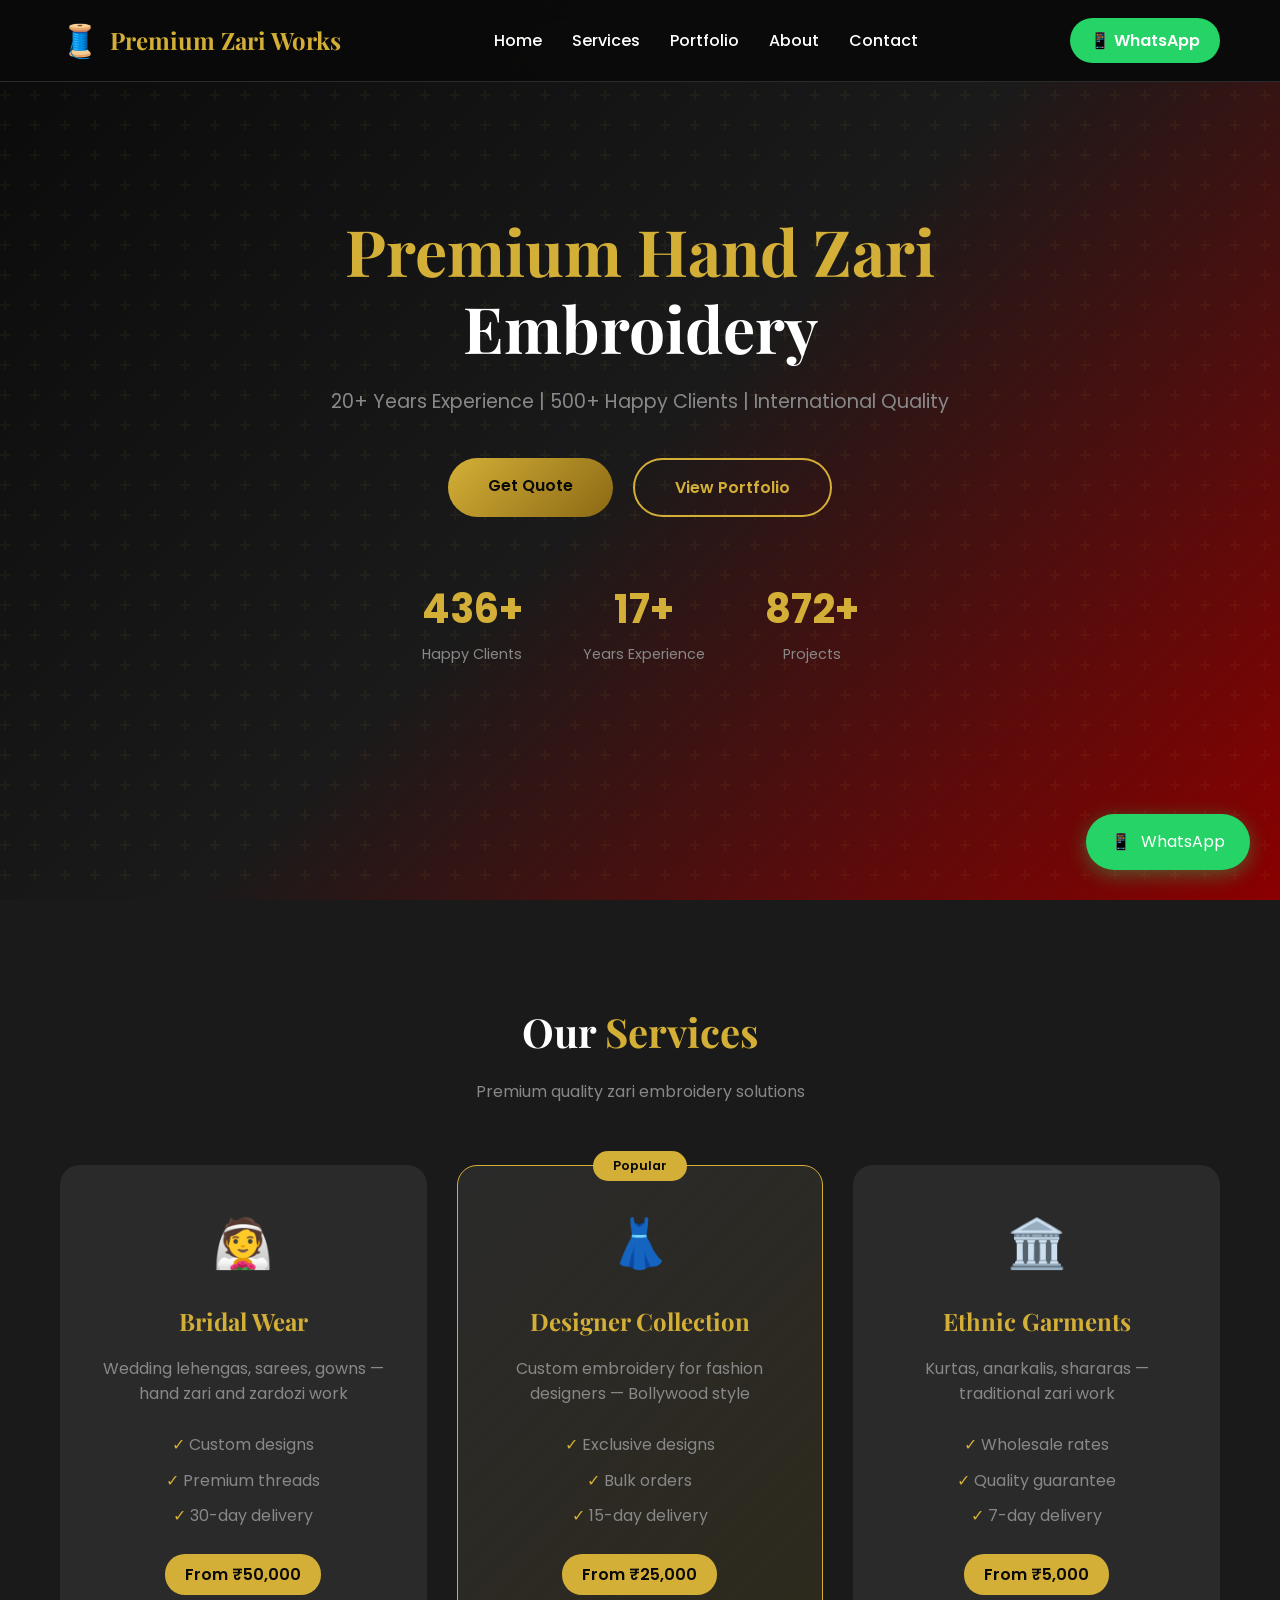
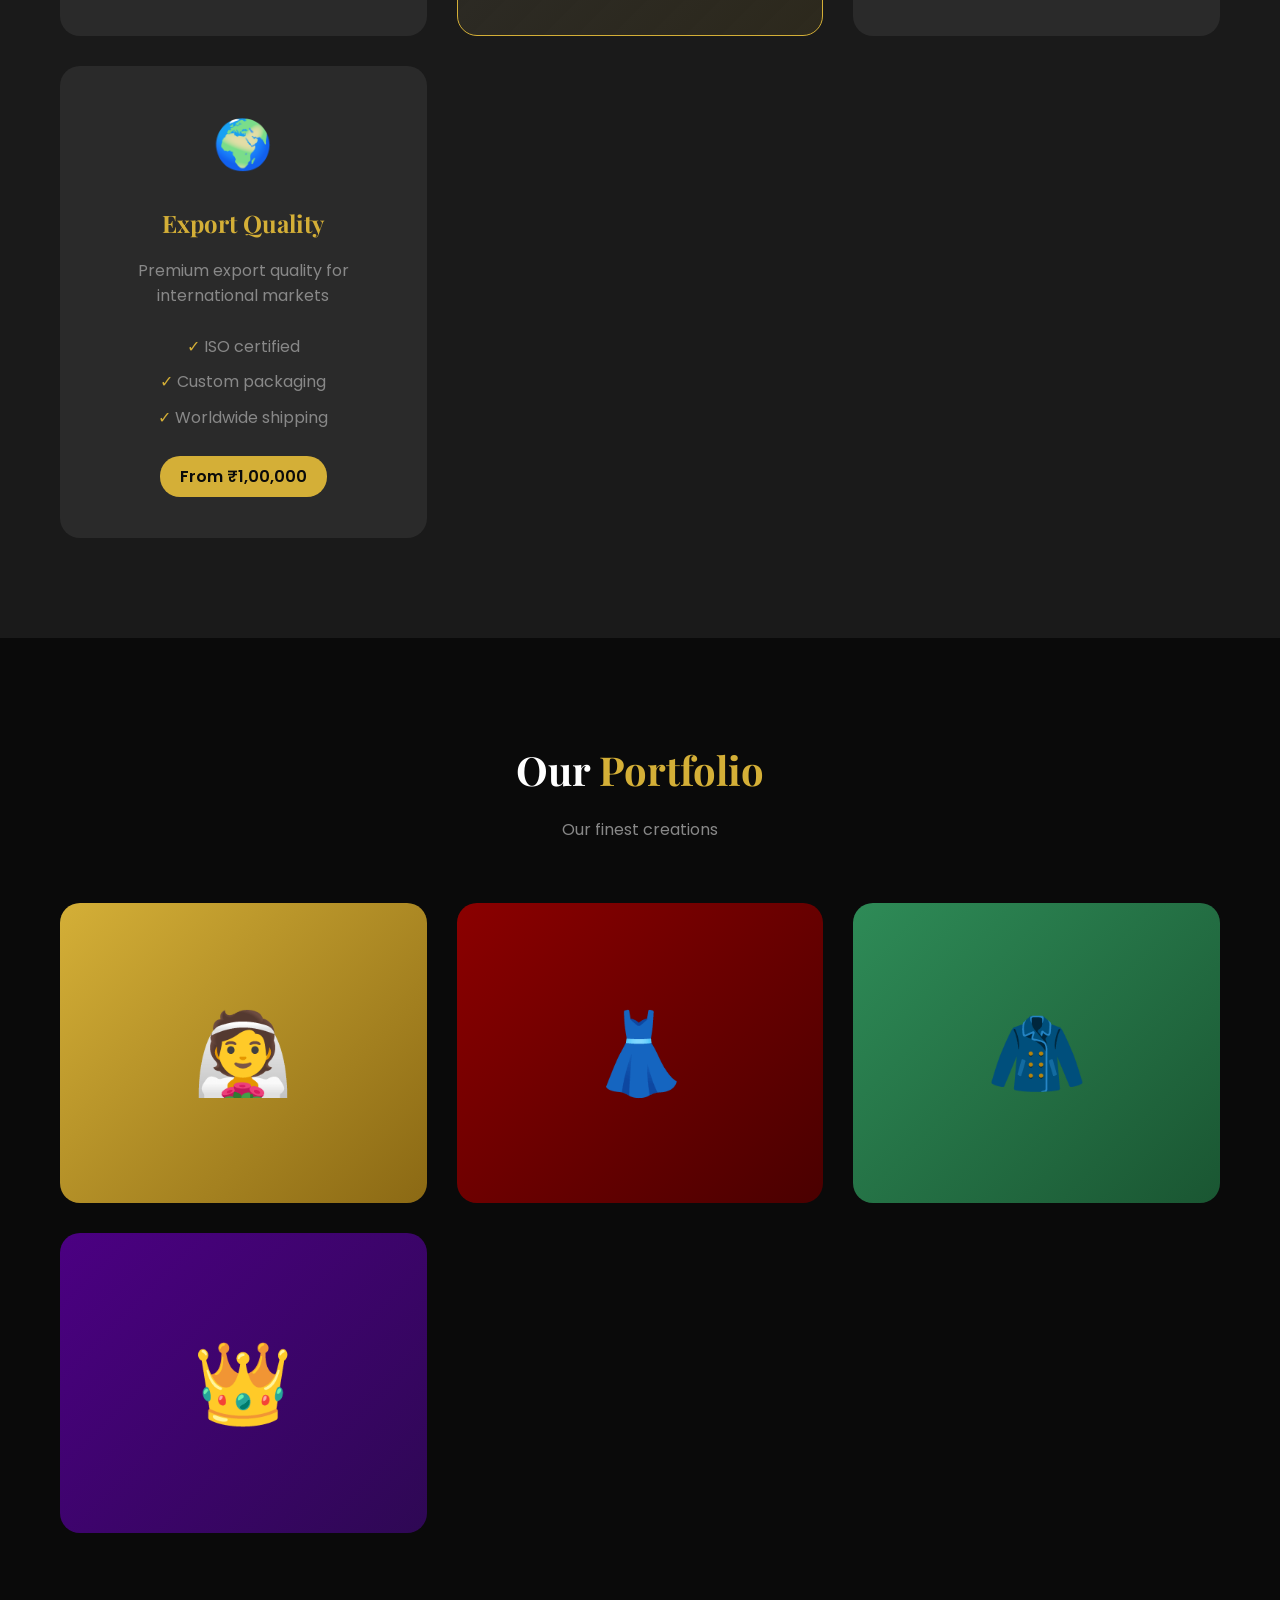
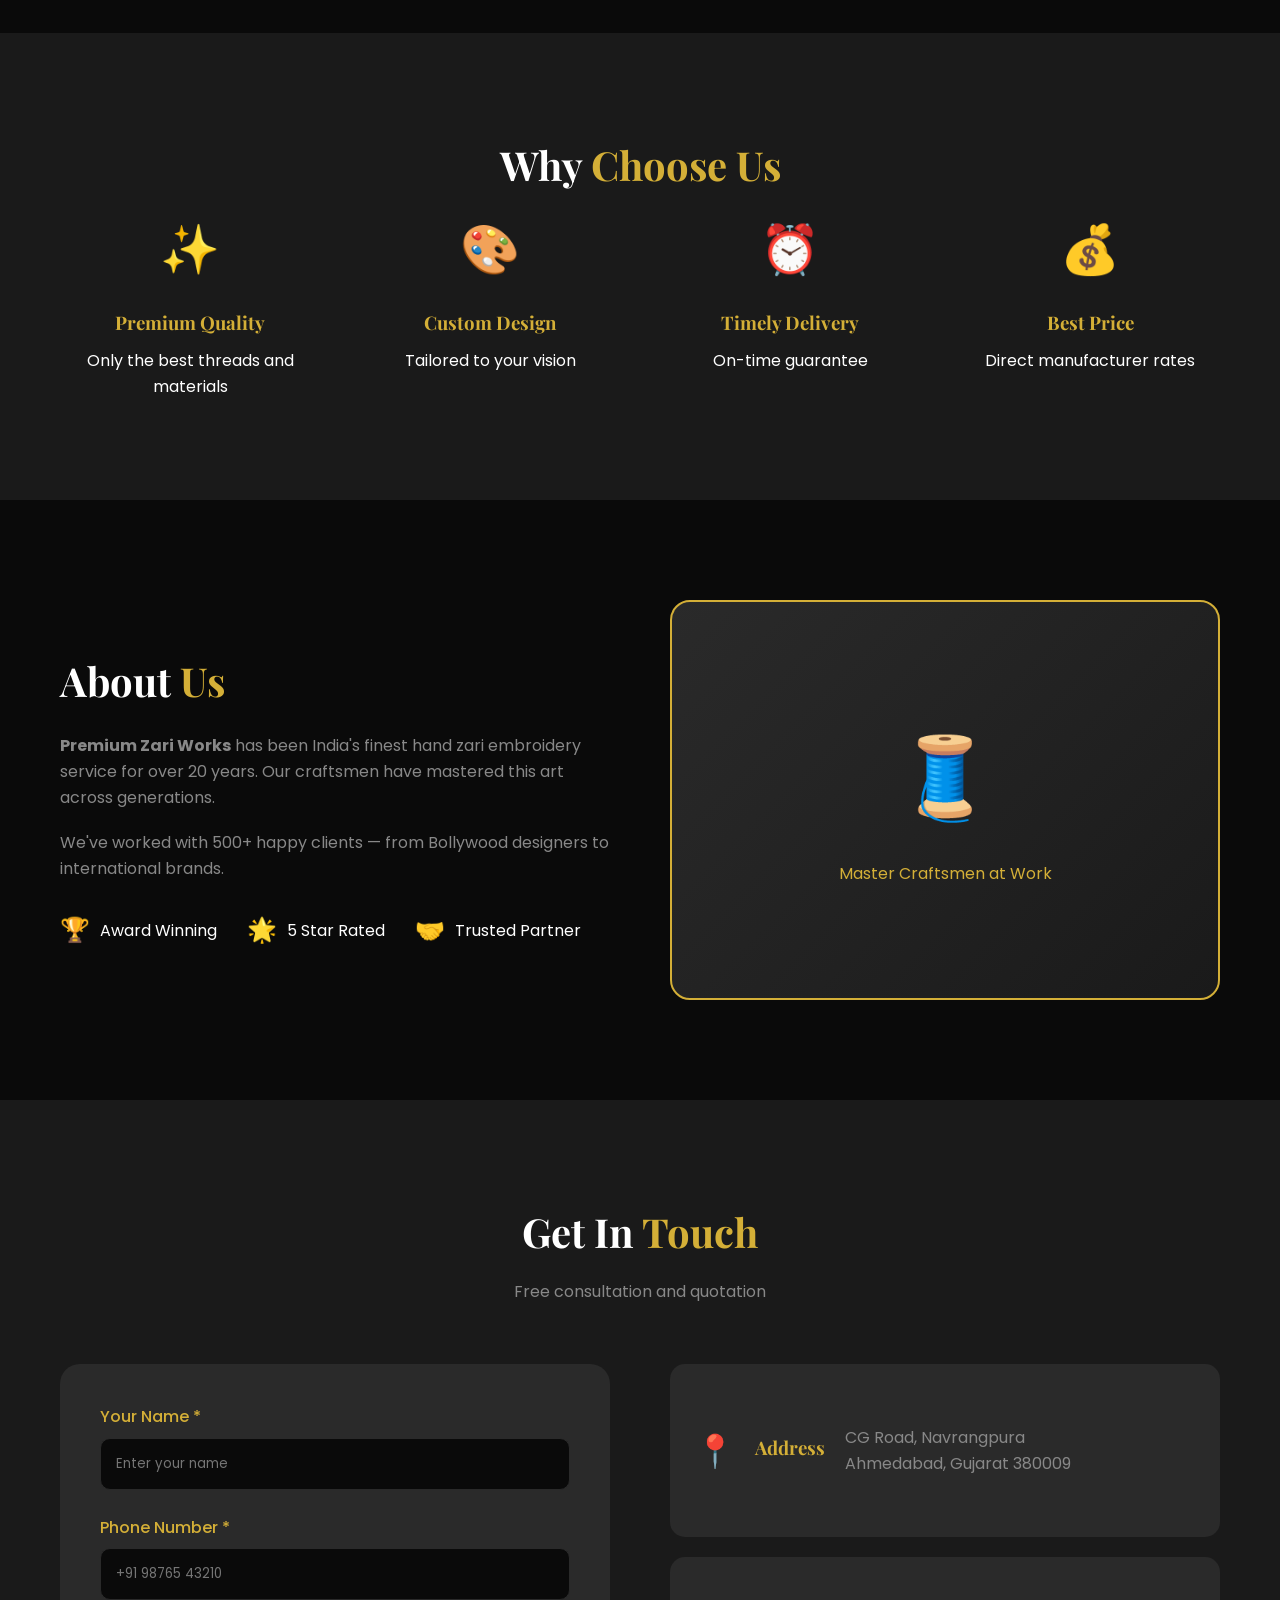
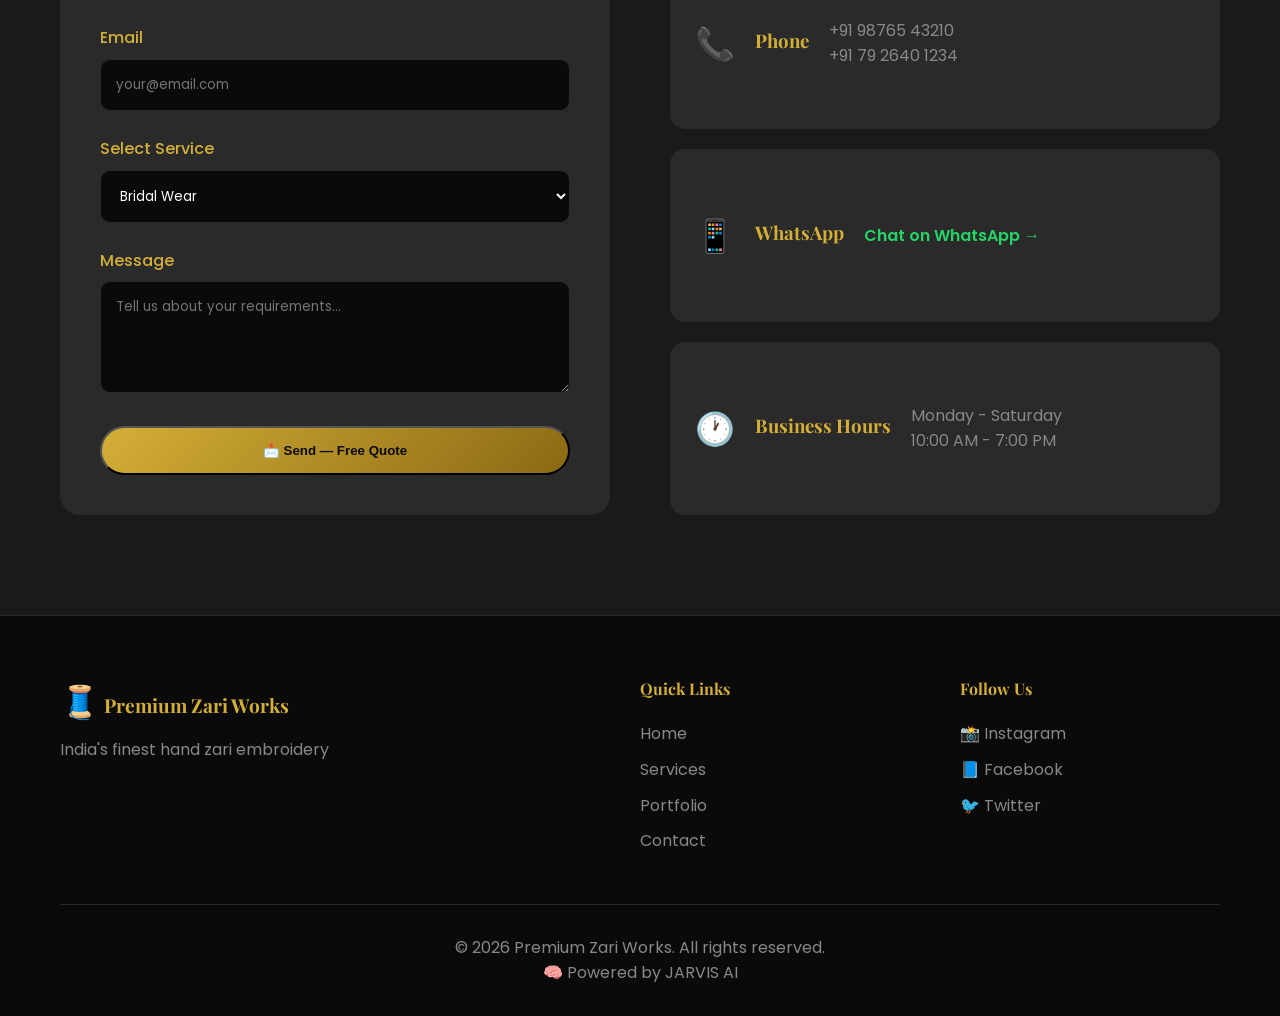
<file: index.html>
<!DOCTYPE html>
<html lang="en">
<head>
    <meta charset="UTF-8">
    <meta name="viewport" content="width=device-width, initial-scale=1.0">
    <title>Premium Zari Works — Hand Embroidery | India's Finest Zari</title>
    <meta name="description" content="India's finest hand zari embroidery service. Bridal wear, designer outfits, ethnic garments. Export quality craftsmanship.">
    <link rel="stylesheet" href="css/style.css">
    <link href="https://fonts.googleapis.com/css2?family=Playfair+Display:wght@400;700&family=Poppins:wght@300;400;600;700&display=swap" rel="stylesheet">
</head>
<body>
    <!-- Navigation -->
    <nav class="navbar">
        <div class="container">
            <div class="logo">
                <span class="logo-icon">🧵</span>
                <span class="logo-text">Premium Zari Works</span>
            </div>
            <ul class="nav-links">
                <li><a href="#home">Home</a></li>
                <li><a href="#services">Services</a></li>
                <li><a href="#portfolio">Portfolio</a></li>
                <li><a href="#about">About</a></li>
                <li><a href="#contact">Contact</a></li>
            </ul>
            <a href="https://wa.me/919876543210?text=Hi! I'm interested in your zari embroidery services." class="whatsapp-btn">
                📱 WhatsApp
            </a>
            <div class="hamburger">
                <span></span>
                <span></span>
                <span></span>
            </div>
        </div>
    </nav>

    <!-- Hero Section -->
    <section id="home" class="hero">
        <div class="hero-overlay"></div>
        <div class="container">
            <div class="hero-content">
                <h1 class="hero-title">
                    <span class="gold">Premium Hand Zari</span><br>
                    Embroidery
                </h1>
                <p class="hero-subtitle">
                    20+ Years Experience | 500+ Happy Clients | International Quality
                </p>
                <div class="hero-buttons">
                    <a href="#contact" class="btn btn-gold">Get Quote</a>
                    <a href="#portfolio" class="btn btn-outline">View Portfolio</a>
                </div>
                <div class="hero-stats">
                    <div class="stat">
                        <span class="stat-number">500+</span>
                        <span class="stat-label">Happy Clients</span>
                    </div>
                    <div class="stat">
                        <span class="stat-number">20+</span>
                        <span class="stat-label">Years Experience</span>
                    </div>
                    <div class="stat">
                        <span class="stat-number">1000+</span>
                        <span class="stat-label">Projects</span>
                    </div>
                </div>
            </div>
        </div>
    </section>

    <!-- Services Section -->
    <section id="services" class="services">
        <div class="container">
            <h2 class="section-title">Our <span class="gold">Services</span></h2>
            <p class="section-subtitle">Premium quality zari embroidery solutions</p>
            
            <div class="services-grid">
                <div class="service-card">
                    <div class="service-icon">👰</div>
                    <h3>Bridal Wear</h3>
                    <p>Wedding lehengas, sarees, gowns — hand zari and zardozi work</p>
                    <ul>
                        <li>Custom designs</li>
                        <li>Premium threads</li>
                        <li>30-day delivery</li>
                    </ul>
                    <span class="price">From ₹50,000</span>
                </div>
                
                <div class="service-card featured">
                    <div class="badge">Popular</div>
                    <div class="service-icon">👗</div>
                    <h3>Designer Collection</h3>
                    <p>Custom embroidery for fashion designers — Bollywood style</p>
                    <ul>
                        <li>Exclusive designs</li>
                        <li>Bulk orders</li>
                        <li>15-day delivery</li>
                    </ul>
                    <span class="price">From ₹25,000</span>
                </div>
                
                <div class="service-card">
                    <div class="service-icon">🏛️</div>
                    <h3>Ethnic Garments</h3>
                    <p>Kurtas, anarkalis, shararas — traditional zari work</p>
                    <ul>
                        <li>Wholesale rates</li>
                        <li>Quality guarantee</li>
                        <li>7-day delivery</li>
                    </ul>
                    <span class="price">From ₹5,000</span>
                </div>
                
                <div class="service-card">
                    <div class="service-icon">🌍</div>
                    <h3>Export Quality</h3>
                    <p>Premium export quality for international markets</p>
                    <ul>
                        <li>ISO certified</li>
                        <li>Custom packaging</li>
                        <li>Worldwide shipping</li>
                    </ul>
                    <span class="price">From ₹1,00,000</span>
                </div>
            </div>
        </div>
    </section>

    <!-- Portfolio Section -->
    <section id="portfolio" class="portfolio">
        <div class="container">
            <h2 class="section-title">Our <span class="gold">Portfolio</span></h2>
            <p class="section-subtitle">Our finest creations</p>
            
            <div class="portfolio-grid">
                <div class="portfolio-item">
                    <div class="portfolio-img" style="background: linear-gradient(135deg, #d4af37, #8b6914);">
                        <span class="portfolio-icon">👰</span>
                    </div>
                    <div class="portfolio-overlay">
                        <h3>Royal Bridal Lehenga</h3>
                        <p>Hand zari + Swarovski</p>
                    </div>
                </div>
                
                <div class="portfolio-item">
                    <div class="portfolio-img" style="background: linear-gradient(135deg, #8b0000, #4a0000);">
                        <span class="portfolio-icon">👗</span>
                    </div>
                    <div class="portfolio-overlay">
                        <h3>Designer Saree</h3>
                        <p>Zardozi + Silk</p>
                    </div>
                </div>
                
                <div class="portfolio-item">
                    <div class="portfolio-img" style="background: linear-gradient(135deg, #2e8b57, #1a5632);">
                        <span class="portfolio-icon">🧥</span>
                    </div>
                    <div class="portfolio-overlay">
                        <h3>Men's Sherwani</h3>
                        <p>Gold zari work</p>
                    </div>
                </div>
                
                <div class="portfolio-item">
                    <div class="portfolio-img" style="background: linear-gradient(135deg, #4b0082, #2e0854);">
                        <span class="portfolio-icon">👑</span>
                    </div>
                    <div class="portfolio-overlay">
                        <h3>Royal Collection</h3>
                        <p>Heavy embroidery</p>
                    </div>
                </div>
            </div>
        </div>
    </section>

    <!-- Why Choose Us -->
    <section class="why-us">
        <div class="container">
            <h2 class="section-title">Why <span class="gold">Choose Us</span></h2>
            
            <div class="features-grid">
                <div class="feature">
                    <div class="feature-icon">✨</div>
                    <h3>Premium Quality</h3>
                    <p>Only the best threads and materials</p>
                </div>
                <div class="feature">
                    <div class="feature-icon">🎨</div>
                    <h3>Custom Design</h3>
                    <p>Tailored to your vision</p>
                </div>
                <div class="feature">
                    <div class="feature-icon">⏰</div>
                    <h3>Timely Delivery</h3>
                    <p>On-time guarantee</p>
                </div>
                <div class="feature">
                    <div class="feature-icon">💰</div>
                    <h3>Best Price</h3>
                    <p>Direct manufacturer rates</p>
                </div>
            </div>
        </div>
    </section>

    <!-- About Section -->
    <section id="about" class="about">
        <div class="container">
            <div class="about-content">
                <div class="about-text">
                    <h2>About <span class="gold">Us</span></h2>
                    <p>
                        <strong>Premium Zari Works</strong> has been India's finest hand zari embroidery service for over 20 years. 
                        Our craftsmen have mastered this art across generations.
                    </p>
                    <p>
                        We've worked with 500+ happy clients — from Bollywood designers to international brands.
                    </p>
                    <div class="about-highlights">
                        <div class="highlight">
                            <span class="highlight-icon">🏆</span>
                            <span>Award Winning</span>
                        </div>
                        <div class="highlight">
                            <span class="highlight-icon">🌟</span>
                            <span>5 Star Rated</span>
                        </div>
                        <div class="highlight">
                            <span class="highlight-icon">🤝</span>
                            <span>Trusted Partner</span>
                        </div>
                    </div>
                </div>
                <div class="about-image">
                    <div class="image-placeholder">
                        <span>🧵</span>
                        <p>Master Craftsmen at Work</p>
                    </div>
                </div>
            </div>
        </div>
    </section>

    <!-- Contact Section -->
    <section id="contact" class="contact">
        <div class="container">
            <h2 class="section-title">Get In <span class="gold">Touch</span></h2>
            <p class="section-subtitle">Free consultation and quotation</p>
            
            <div class="contact-wrapper">
                <div class="contact-form">
                    <form id="leadForm">
                        <div class="form-group">
                            <label>Your Name *</label>
                            <input type="text" id="name" required placeholder="Enter your name">
                        </div>
                        <div class="form-group">
                            <label>Phone Number *</label>
                            <input type="tel" id="phone" required placeholder="+91 98765 43210">
                        </div>
                        <div class="form-group">
                            <label>Email</label>
                            <input type="email" id="email" placeholder="your@email.com">
                        </div>
                        <div class="form-group">
                            <label>Select Service</label>
                            <select id="service">
                                <option value="bridal">Bridal Wear</option>
                                <option value="designer">Designer Collection</option>
                                <option value="ethnic">Ethnic Garments</option>
                                <option value="export">Export Quality</option>
                                <option value="other">Other</option>
                            </select>
                        </div>
                        <div class="form-group">
                            <label>Message</label>
                            <textarea id="message" rows="4" placeholder="Tell us about your requirements..."></textarea>
                        </div>
                        <button type="submit" class="btn btn-gold btn-full">
                            📩 Send — Free Quote
                        </button>
                    </form>
                </div>
                
                <div class="contact-info">
                    <div class="info-card">
                        <div class="info-icon">📍</div>
                        <h3>Address</h3>
                        <p>CG Road, Navrangpura<br>Ahmedabad, Gujarat 380009</p>
                    </div>
                    <div class="info-card">
                        <div class="info-icon">📞</div>
                        <h3>Phone</h3>
                        <p>+91 98765 43210<br>+91 79 2640 1234</p>
                    </div>
                    <div class="info-card">
                        <div class="info-icon">📱</div>
                        <h3>WhatsApp</h3>
                        <a href="https://wa.me/919876543210?text=Hi! I'm interested in your zari embroidery services." class="whatsapp-link">
                            Chat on WhatsApp →
                        </a>
                    </div>
                    <div class="info-card">
                        <div class="info-icon">🕐</div>
                        <h3>Business Hours</h3>
                        <p>Monday - Saturday<br>10:00 AM - 7:00 PM</p>
                    </div>
                </div>
            </div>
        </div>
    </section>

    <!-- Footer -->
    <footer class="footer">
        <div class="container">
            <div class="footer-content">
                <div class="footer-brand">
                    <span class="logo-icon">🧵</span>
                    <span class="logo-text">Premium Zari Works</span>
                    <p>India's finest hand zari embroidery</p>
                </div>
                <div class="footer-links">
                    <h4>Quick Links</h4>
                    <a href="#home">Home</a>
                    <a href="#services">Services</a>
                    <a href="#portfolio">Portfolio</a>
                    <a href="#contact">Contact</a>
                </div>
                <div class="footer-social">
                    <h4>Follow Us</h4>
                    <a href="#" class="social-link">📸 Instagram</a>
                    <a href="#" class="social-link">📘 Facebook</a>
                    <a href="#" class="social-link">🐦 Twitter</a>
                </div>
            </div>
            <div class="footer-bottom">
                <p>© 2026 Premium Zari Works. All rights reserved.</p>
                <p>🧠 Powered by JARVIS AI</p>
            </div>
        </div>
    </footer>

    <!-- WhatsApp Float Button -->
    <a href="https://wa.me/919876543210?text=Hi! I'm interested in your zari embroidery services." class="whatsapp-float" target="_blank">
        <span class="whatsapp-icon">📱</span>
        <span class="whatsapp-text">WhatsApp</span>
    </a>

    <script src="js/main.js"></script>
</body>
</html>
</file>
<file: css/style.css>
/* Premium Zari Works — Main Stylesheet */
/* JARVIS v2.0 — AI-Generated Design */

:root {
    --gold: #d4af37;
    --gold-light: #f4e4bc;
    --gold-dark: #8b6914;
    --black: #0a0a0a;
    --dark: #1a1a1a;
    --dark-light: #2a2a2a;
    --white: #ffffff;
    --gray: #888888;
    --red: #8b0000;
    --green: #25d366;
}

* {
    margin: 0;
    padding: 0;
    box-sizing: border-box;
}

body {
    font-family: 'Poppins', sans-serif;
    background: var(--black);
    color: var(--white);
    line-height: 1.6;
    overflow-x: hidden;
}

.container {
    max-width: 1200px;
    margin: 0 auto;
    padding: 0 20px;
}

/* Typography */
h1, h2, h3, h4 {
    font-family: 'Playfair Display', serif;
}

.gold {
    color: var(--gold);
}

/* Navigation */
.navbar {
    position: fixed;
    top: 0;
    width: 100%;
    background: rgba(10, 10, 10, 0.95);
    backdrop-filter: blur(10px);
    z-index: 1000;
    padding: 15px 0;
    border-bottom: 1px solid var(--dark-light);
}

.navbar .container {
    display: flex;
    justify-content: space-between;
    align-items: center;
}

.logo {
    display: flex;
    align-items: center;
    gap: 10px;
}

.logo-icon {
    font-size: 2rem;
}

.logo-text {
    font-family: 'Playfair Display', serif;
    font-size: 1.5rem;
    color: var(--gold);
    font-weight: 700;
}

.nav-links {
    display: flex;
    list-style: none;
    gap: 30px;
}

.nav-links a {
    color: var(--white);
    text-decoration: none;
    font-weight: 500;
    transition: color 0.3s;
}

.nav-links a:hover {
    color: var(--gold);
}

.whatsapp-btn {
    background: var(--green);
    color: var(--white);
    padding: 10px 20px;
    border-radius: 25px;
    text-decoration: none;
    font-weight: 600;
    transition: transform 0.3s;
}

.whatsapp-btn:hover {
    transform: scale(1.05);
}

.hamburger {
    display: none;
    flex-direction: column;
    gap: 5px;
    cursor: pointer;
}

.hamburger span {
    width: 25px;
    height: 3px;
    background: var(--gold);
}

/* Hero Section */
.hero {
    min-height: 100vh;
    display: flex;
    align-items: center;
    background: linear-gradient(135deg, var(--black) 0%, var(--dark) 50%, var(--red) 100%);
    position: relative;
    padding-top: 80px;
}

.hero-overlay {
    position: absolute;
    top: 0;
    left: 0;
    width: 100%;
    height: 100%;
    background: url("data:image/svg+xml,%3Csvg width='60' height='60' viewBox='0 0 60 60' xmlns='http://www.w3.org/2000/svg'%3E%3Cg fill='none' fill-rule='evenodd'%3E%3Cg fill='%23d4af37' fill-opacity='0.05'%3E%3Cpath d='M36 34v-4h-2v4h-4v2h4v4h2v-4h4v-2h-4zm0-30V0h-2v4h-4v2h4v4h2V6h4V4h-4zM6 34v-4H4v4H0v2h4v4h2v-4h4v-2H6zM6 4V0H4v4H0v2h4v4h2V6h4V4H6z'/%3E%3C/g%3E%3C/g%3E%3C/svg%3E");
}

.hero-content {
    position: relative;
    z-index: 1;
    text-align: center;
}

.hero-title {
    font-size: 4rem;
    margin-bottom: 20px;
    line-height: 1.2;
}

.hero-subtitle {
    font-size: 1.2rem;
    color: var(--gray);
    margin-bottom: 40px;
}

.hero-buttons {
    display: flex;
    gap: 20px;
    justify-content: center;
    margin-bottom: 60px;
}

.btn {
    padding: 15px 40px;
    border-radius: 30px;
    text-decoration: none;
    font-weight: 600;
    transition: all 0.3s;
    display: inline-block;
}

.btn-gold {
    background: linear-gradient(135deg, var(--gold), var(--gold-dark));
    color: var(--black);
}

.btn-gold:hover {
    transform: translateY(-3px);
    box-shadow: 0 10px 30px rgba(212, 175, 55, 0.3);
}

.btn-outline {
    border: 2px solid var(--gold);
    color: var(--gold);
    background: transparent;
}

.btn-outline:hover {
    background: var(--gold);
    color: var(--black);
}

.btn-full {
    width: 100%;
}

.hero-stats {
    display: flex;
    gap: 60px;
    justify-content: center;
}

.stat {
    text-align: center;
}

.stat-number {
    display: block;
    font-size: 2.5rem;
    font-weight: 700;
    color: var(--gold);
}

.stat-label {
    color: var(--gray);
    font-size: 0.9rem;
}

/* Section Styles */
section {
    padding: 100px 0;
}

.section-title {
    font-size: 2.5rem;
    text-align: center;
    margin-bottom: 15px;
}

.section-subtitle {
    text-align: center;
    color: var(--gray);
    margin-bottom: 60px;
}

/* Services */
.services {
    background: var(--dark);
}

.services-grid {
    display: grid;
    grid-template-columns: repeat(auto-fit, minmax(280px, 1fr));
    gap: 30px;
}

.service-card {
    background: var(--dark-light);
    border-radius: 20px;
    padding: 40px 30px;
    text-align: center;
    transition: transform 0.3s, box-shadow 0.3s;
    position: relative;
    border: 1px solid transparent;
}

.service-card:hover {
    transform: translateY(-10px);
    box-shadow: 0 20px 40px rgba(0, 0, 0, 0.3);
    border-color: var(--gold);
}

.service-card.featured {
    border-color: var(--gold);
    background: linear-gradient(135deg, var(--dark-light), rgba(212, 175, 55, 0.1));
}

.badge {
    position: absolute;
    top: -15px;
    left: 50%;
    transform: translateX(-50%);
    background: var(--gold);
    color: var(--black);
    padding: 5px 20px;
    border-radius: 15px;
    font-weight: 600;
    font-size: 0.8rem;
}

.service-icon {
    font-size: 3rem;
    margin-bottom: 20px;
}

.service-card h3 {
    font-size: 1.5rem;
    margin-bottom: 15px;
    color: var(--gold);
}

.service-card p {
    color: var(--gray);
    margin-bottom: 20px;
}

.service-card ul {
    list-style: none;
    margin-bottom: 20px;
}

.service-card li {
    padding: 5px 0;
    color: var(--gray);
}

.service-card li::before {
    content: "✓ ";
    color: var(--gold);
}

.price {
    display: inline-block;
    background: var(--gold);
    color: var(--black);
    padding: 8px 20px;
    border-radius: 20px;
    font-weight: 600;
}

/* Portfolio */
.portfolio-grid {
    display: grid;
    grid-template-columns: repeat(auto-fit, minmax(280px, 1fr));
    gap: 30px;
}

.portfolio-item {
    position: relative;
    border-radius: 20px;
    overflow: hidden;
    cursor: pointer;
}

.portfolio-img {
    height: 300px;
    display: flex;
    align-items: center;
    justify-content: center;
    transition: transform 0.5s;
}

.portfolio-icon {
    font-size: 5rem;
}

.portfolio-overlay {
    position: absolute;
    bottom: 0;
    left: 0;
    right: 0;
    background: linear-gradient(transparent, rgba(0, 0, 0, 0.9));
    padding: 30px 20px;
    transform: translateY(100%);
    transition: transform 0.3s;
}

.portfolio-item:hover .portfolio-img {
    transform: scale(1.1);
}

.portfolio-item:hover .portfolio-overlay {
    transform: translateY(0);
}

.portfolio-overlay h3 {
    color: var(--gold);
    margin-bottom: 5px;
}

.portfolio-overlay p {
    color: var(--gray);
}

/* Why Us */
.why-us {
    background: var(--dark);
}

.features-grid {
    display: grid;
    grid-template-columns: repeat(auto-fit, minmax(250px, 1fr));
    gap: 40px;
}

.feature {
    text-align: center;
}

.feature-icon {
    font-size: 3rem;
    margin-bottom: 20px;
}

.feature h3 {
    color: var(--gold);
    margin-bottom: 10px;
}

/* About */
.about-content {
    display: grid;
    grid-template-columns: 1fr 1fr;
    gap: 60px;
    align-items: center;
}

.about-text h2 {
    font-size: 2.5rem;
    margin-bottom: 20px;
}

.about-text p {
    color: var(--gray);
    margin-bottom: 20px;
}

.about-highlights {
    display: flex;
    gap: 30px;
    margin-top: 30px;
}

.highlight {
    display: flex;
    align-items: center;
    gap: 10px;
}

.highlight-icon {
    font-size: 1.5rem;
}

.image-placeholder {
    background: linear-gradient(135deg, var(--dark-light), var(--dark));
    border-radius: 20px;
    height: 400px;
    display: flex;
    flex-direction: column;
    align-items: center;
    justify-content: center;
    border: 2px solid var(--gold);
}

.image-placeholder span {
    font-size: 5rem;
    margin-bottom: 20px;
}

.image-placeholder p {
    color: var(--gold);
}

/* Contact */
.contact {
    background: var(--dark);
}

.contact-wrapper {
    display: grid;
    grid-template-columns: 1fr 1fr;
    gap: 60px;
}

.contact-form {
    background: var(--dark-light);
    padding: 40px;
    border-radius: 20px;
}

.form-group {
    margin-bottom: 25px;
}

.form-group label {
    display: block;
    margin-bottom: 8px;
    color: var(--gold);
    font-weight: 500;
}

.form-group input,
.form-group select,
.form-group textarea {
    width: 100%;
    padding: 15px;
    border: 1px solid var(--dark-light);
    border-radius: 10px;
    background: var(--black);
    color: var(--white);
    font-family: 'Poppins', sans-serif;
    transition: border-color 0.3s;
}

.form-group input:focus,
.form-group select:focus,
.form-group textarea:focus {
    outline: none;
    border-color: var(--gold);
}

.contact-info {
    display: grid;
    gap: 20px;
}

.info-card {
    background: var(--dark-light);
    padding: 25px;
    border-radius: 15px;
    display: flex;
    align-items: center;
    gap: 20px;
}

.info-icon {
    font-size: 2rem;
}

.info-card h3 {
    color: var(--gold);
    margin-bottom: 5px;
}

.info-card p {
    color: var(--gray);
}

.whatsapp-link {
    color: var(--green);
    text-decoration: none;
    font-weight: 600;
}

.whatsapp-link:hover {
    text-decoration: underline;
}

/* Footer */
.footer {
    background: var(--black);
    padding: 60px 0 30px;
    border-top: 1px solid var(--dark-light);
}

.footer-content {
    display: grid;
    grid-template-columns: 2fr 1fr 1fr;
    gap: 60px;
    margin-bottom: 40px;
}

.footer-brand .logo-text {
    font-size: 1.2rem;
}

.footer-brand p {
    color: var(--gray);
    margin-top: 10px;
}

.footer-links h4,
.footer-social h4 {
    color: var(--gold);
    margin-bottom: 20px;
}

.footer-links a {
    display: block;
    color: var(--gray);
    text-decoration: none;
    margin-bottom: 10px;
}

.footer-links a:hover {
    color: var(--gold);
}

.social-link {
    display: block;
    color: var(--gray);
    text-decoration: none;
    margin-bottom: 10px;
}

.social-link:hover {
    color: var(--gold);
}

.footer-bottom {
    text-align: center;
    padding-top: 30px;
    border-top: 1px solid var(--dark-light);
    color: var(--gray);
}

/* WhatsApp Float */
.whatsapp-float {
    position: fixed;
    bottom: 30px;
    right: 30px;
    background: var(--green);
    color: var(--white);
    padding: 15px 25px;
    border-radius: 50px;
    text-decoration: none;
    display: flex;
    align-items: center;
    gap: 10px;
    box-shadow: 0 5px 20px rgba(37, 211, 102, 0.4);
    z-index: 1000;
    animation: pulse 2s infinite;
}

@keyframes pulse {
    0%, 100% { transform: scale(1); }
    50% { transform: scale(1.05); }
}

/* Responsive */
@media (max-width: 768px) {
    .nav-links {
        display: none;
    }
    
    .hamburger {
        display: flex;
    }
    
    .whatsapp-btn {
        display: none;
    }
    
    .hero-title {
        font-size: 2.5rem;
    }
    
    .hero-stats {
        flex-direction: column;
        gap: 30px;
    }
    
    .about-content,
    .contact-wrapper,
    .footer-content {
        grid-template-columns: 1fr;
    }
    
    .hero-buttons {
        flex-direction: column;
        align-items: center;
    }
    
    .whatsapp-float {
        padding: 12px 20px;
    }
    
    .whatsapp-text {
        display: none;
    }
}
</file>
